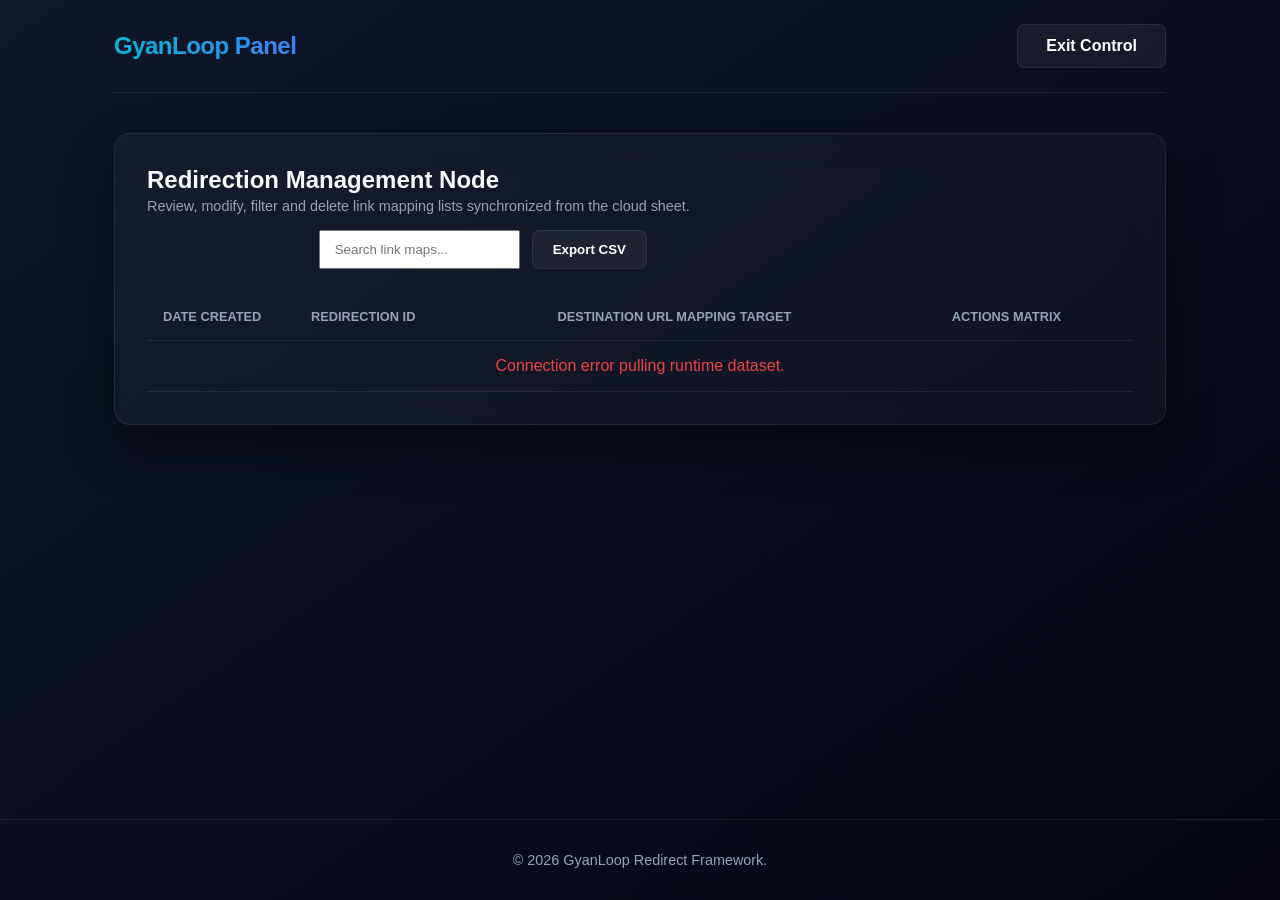
<file: admin.html>
<!DOCTYPE html>
<html lang="en">
<head>
  <meta charset="UTF-8">
  <meta name="viewport" content="width=device-width, initial-scale=1.0">
  <title>Admin System Control Panel | GyanLoop Redirect</title>
  <link rel="stylesheet" href="css/style.css">
</head>
<body>

  <header class="container">
    <nav class="header-nav">
      <a href="index.html" class="brand-logo">GyanLoop Panel</a>
      <a href="index.html" class="btn btn-secondary">Exit Control</a>
    </nav>
  </header>

  <main class="container">
    <div class="glass-box admin-view" style="margin-bottom: 60px;">
      <div class="panel-header">
        <div>
          <h2 style="font-weight: 800; margin-bottom: 4px;">Redirection Management Node</h2>
          <p style="color: var(--text-secondary); font-size: 0.9rem;">Review, modify, filter and delete link mapping lists synchronized from the cloud sheet.</p>
        </div>
        <div style="display: flex; gap: 12px; width: 100%; max-width: 500px; justify-content: flex-end;">
          <input type="text" id="search-box" class="form-group search-field" placeholder="Search link maps..." style="margin-bottom: 0; padding: 10px 14px;">
          <button id="btn-export" class="btn btn-secondary" style="padding: 10px 20px;">Export CSV</button>
        </div>
      </div>

      <div class="data-table-wrapper">
        <table>
          <thead>
            <tr>
              <th style="width: 15%;">Date Created</th>
              <th style="width: 25%;">Redirection ID</th>
              <th style="width: 40%;">Destination URL Mapping Target</th>
              <th style="width: 20%;">Actions Matrix</th>
            </tr>
          </thead>
          <tbody id="table-rows-target">
            </tbody>
        </table>
      </div>
    </div>
  </main>

  <div id="edit-modal-element" class="modal" style="display: none;">
    <div class="glass-box modal-content">
      <h3 style="margin-bottom: 16px; font-weight: 800;">Edit Destination Target</h3>
      <form id="edit-modal-form">
        <input type="hidden" id="modal-target-id">
        <div class="form-group">
          <label>Target Key ID Mapping Reference</label>
          <input type="text" id="modal-display-id" disabled style="opacity: 0.5; background: rgba(0,0,0,0.5);">
        </div>
        <div class="form-group">
          <label for="modal-update-url">New Destination URL</label>
          <input type="url" id="modal-update-url" required>
        </div>
        <div style="display: flex; justify-content: flex-end; gap: 12px; margin-top: 24px;">
          <button type="button" class="btn btn-secondary" onclick="hideEditModal()">Cancel</button>
          <button type="submit" class="btn btn-primary">Save Rule</button>
        </div>
      </form>
    </div>
  </div>

  <footer class="footer">
    <div class="container">
      &copy; 2026 GyanLoop Redirect Framework.
    </div>
  </footer>

  <script src="js/config.js"></script>
  <script src="js/admin.js"></script>
</body>
</html>
</file>
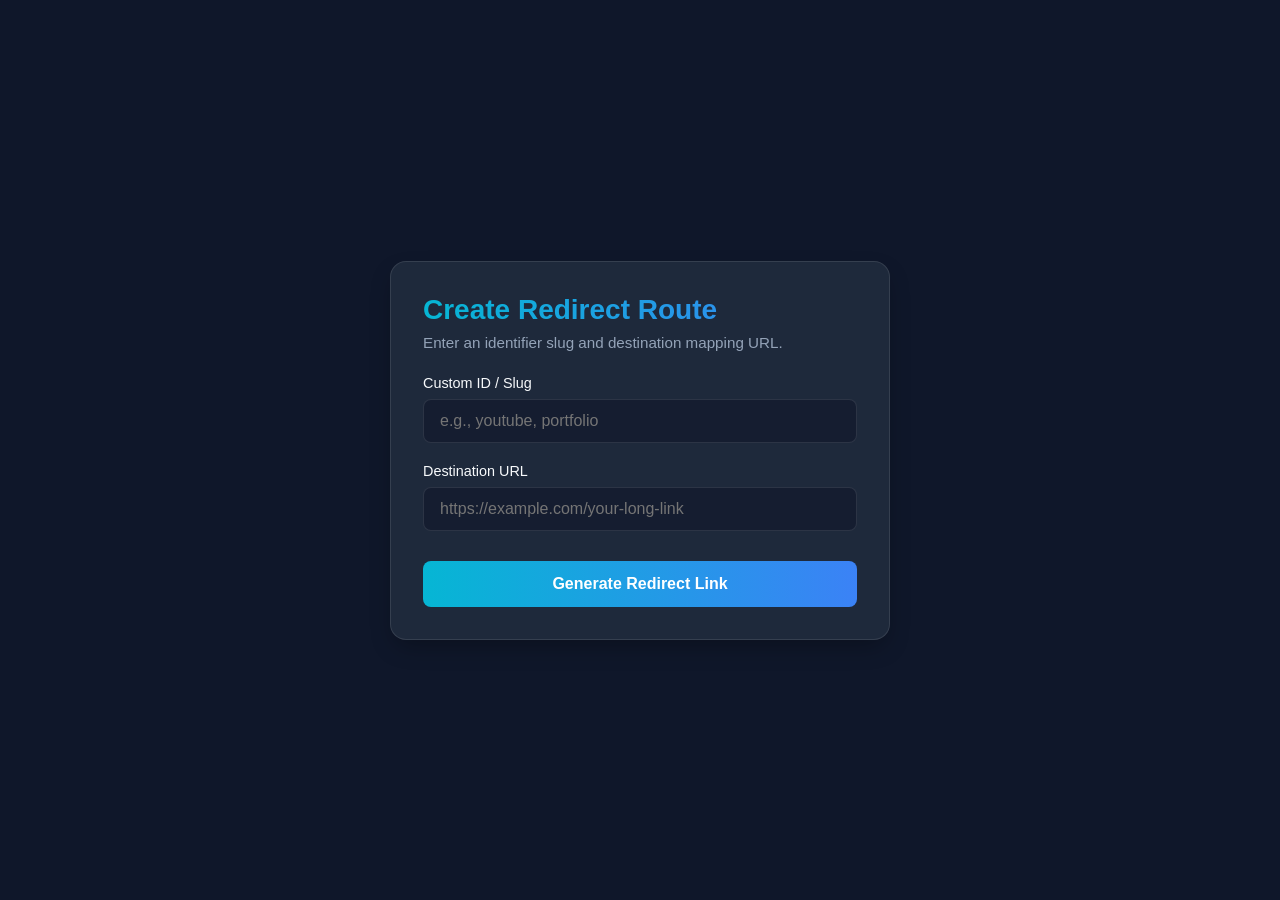
<file: create.html>
<!DOCTYPE html>
<html lang="en">
<head>
  <meta charset="UTF-8">
  <meta name="viewport" content="width=device-width, initial-scale=1.0">
  <title>GyanLoop Redirect | Create Link</title>
  <style>
    :root {
      --bg-dark: #0f172a;
      --panel-dark: #1e293b;
      --accent-cyan: #06b6d4;
      --accent-blue: #3b82f6;
      --text-main: #f8fafc;
      --text-muted: #94a3b8;
      --success: #10b981;
    }

    * {
      box-sizing: border-box;
      margin: 0;
      padding: 0;
      font-family: -apple-system, BlinkMacSystemFont, "Segoe UI", Roboto, sans-serif;
    }

    body {
      background-color: var(--bg-dark);
      color: var(--text-main);
      min-height: 100vh;
      display: flex;
      flex-direction: column;
      justify-content: center;
      align-items: center;
      padding: 20px;
    }

    .card {
      background: var(--panel-dark);
      border: 1px solid rgba(255, 255, 255, 0.1);
      border-radius: 16px;
      padding: 32px;
      width: 100%;
      max-width: 500px;
      box-shadow: 0 10px 25px -5px rgba(0, 0, 0, 0.3);
    }

    h2 {
      margin-bottom: 8px;
      font-size: 1.75rem;
      background: linear-gradient(to right, var(--accent-cyan), var(--accent-blue));
      -webkit-background-clip: text;
      -webkit-text-fill-color: transparent;
    }

    p.subtitle {
      color: var(--text-muted);
      font-size: 0.95rem;
      margin-bottom: 24px;
    }

    .form-group {
      margin-bottom: 20px;
    }

    label {
      display: block;
      margin-bottom: 8px;
      font-size: 0.9rem;
      font-weight: 500;
      color: var(--text-main);
    }

    input {
      width: 100%;
      padding: 12px 16px;
      background: rgba(15, 23, 42, 0.6);
      border: 1px solid rgba(255, 255, 255, 0.1);
      border-radius: 8px;
      color: #fff;
      font-size: 1rem;
      transition: all 0.2s ease;
    }

    input:focus {
      outline: none;
      border-color: var(--accent-cyan);
      box-shadow: 0 0 0 3px rgba(6, 182, 212, 0.2);
    }

    button {
      width: 100%;
      padding: 14px;
      background: linear-gradient(to right, var(--accent-cyan), var(--accent-blue));
      border: none;
      border-radius: 8px;
      color: #fff;
      font-size: 1rem;
      font-weight: 600;
      cursor: pointer;
      transition: opacity 0.2s ease;
      margin-top: 10px;
    }

    button:hover {
      opacity: 0.9;
    }

    button:disabled {
      background: var(--text-muted);
      cursor: not-allowed;
      opacity: 0.5;
    }

    #status-message {
      margin-top: 20px;
      padding: 12px;
      border-radius: 8px;
      font-size: 0.95rem;
      display: none;
      line-height: 1.4;
    }

    .status-success {
      background: rgba(16, 185, 129, 0.15);
      border: 1px solid var(--success);
      color: var(--success);
    }

    .status-loading {
      background: rgba(255, 255, 255, 0.05);
      border: 1px solid var(--text-muted);
      color: var(--text-main);
    }

    .result-link {
      display: block;
      margin-top: 8px;
      color: var(--accent-cyan);
      word-break: break-all;
      text-decoration: none;
      font-weight: bold;
    }
    
    .result-link:hover {
      text-decoration: underline;
    }
  </style>
</head>
<body>

  <div class="card">
    <h2>Create Redirect Route</h2>
    <p class="subtitle">Enter an identifier slug and destination mapping URL.</p>

    <form id="redirect-form">
      <div class="form-group">
        <label for="customId">Custom ID / Slug</label>
        <input type="text" id="customId" placeholder="e.g., youtube, portfolio" required pattern="^[a-zA-Z0-9-_]+$">
      </div>

      <div class="form-group">
        <label for="targetUrl">Destination URL</label>
        <input type="url" id="targetUrl" placeholder="https://example.com/your-long-link" required>
      </div>

      <button type="submit" id="submit-btn">Generate Redirect Link</button>
    </form>

    <div id="status-message"></div>
  </div>

  <script>
    const API_URL = "https://script.google.com/macros/s/AKfycbykz_WxoKk8rS2TM2VsJGhl8fBq6r4MRKw5WwPIEHgeestUFegNnPfnaLKJbS4ulAO3cg/exec";

    document.getElementById('redirect-form').addEventListener('submit', async function(e) {
      e.preventDefault();
      
      const customId = document.getElementById('customId').value.trim().toLowerCase();
      const targetUrl = document.getElementById('targetUrl').value.trim();
      const submitBtn = document.getElementById('submit-btn');
      const statusBox = document.getElementById('status-message');

      // UI state update
      submitBtn.disabled = true;
      statusBox.style.display = "block";
      statusBox.className = "status-loading";
      statusBox.innerText = "Processing request... Sending data to system streams.";

      try {
        // Built with no-cors support mechanism to safely bypass standard Google execution blocks
        await fetch(API_URL, {
          method: "POST",
          mode: "no-cors",
          headers: {
            "Content-Type": "application/x-www-form-urlencoded"
          },
          body: new URLSearchParams({
            "id": customId,
            "url": targetUrl
          })
        });

        // Generate the matching redirect URL based on your specific profile setup strategy
        const baseRoute = window.location.origin + window.location.pathname.replace("create.html", "go.html");
        const finishedUrl = `${baseRoute}#${customId}`;

        statusBox.className = "status-success";
        statusBox.innerHTML = `
          <div><strong>Success! Link sent to backend storage.</strong></div>
          <div>Your routing URL is live:</div>
          <a href="${finishedUrl}" target="_blank" class="result-link">${finishedUrl}</a>
        `;
        
        // Clear input form safely
        document.getElementById('redirect-form').reset();

      } catch (error) {
        console.error("Transmission Error:", error);
        statusBox.style.display = "block";
        statusBox.className = "status-loading";
        statusBox.style.borderColor = "#ef4444";
        statusBox.style.color = "#ef4444";
        statusBox.innerText = "Submission completed. Please ensure your Google Sheet permissions match 'Anyone' under target deployments if rows do not populate.";
      } finally {
        submitBtn.disabled = false;
      }
    });
  </script>
</body>
</html>
</file>
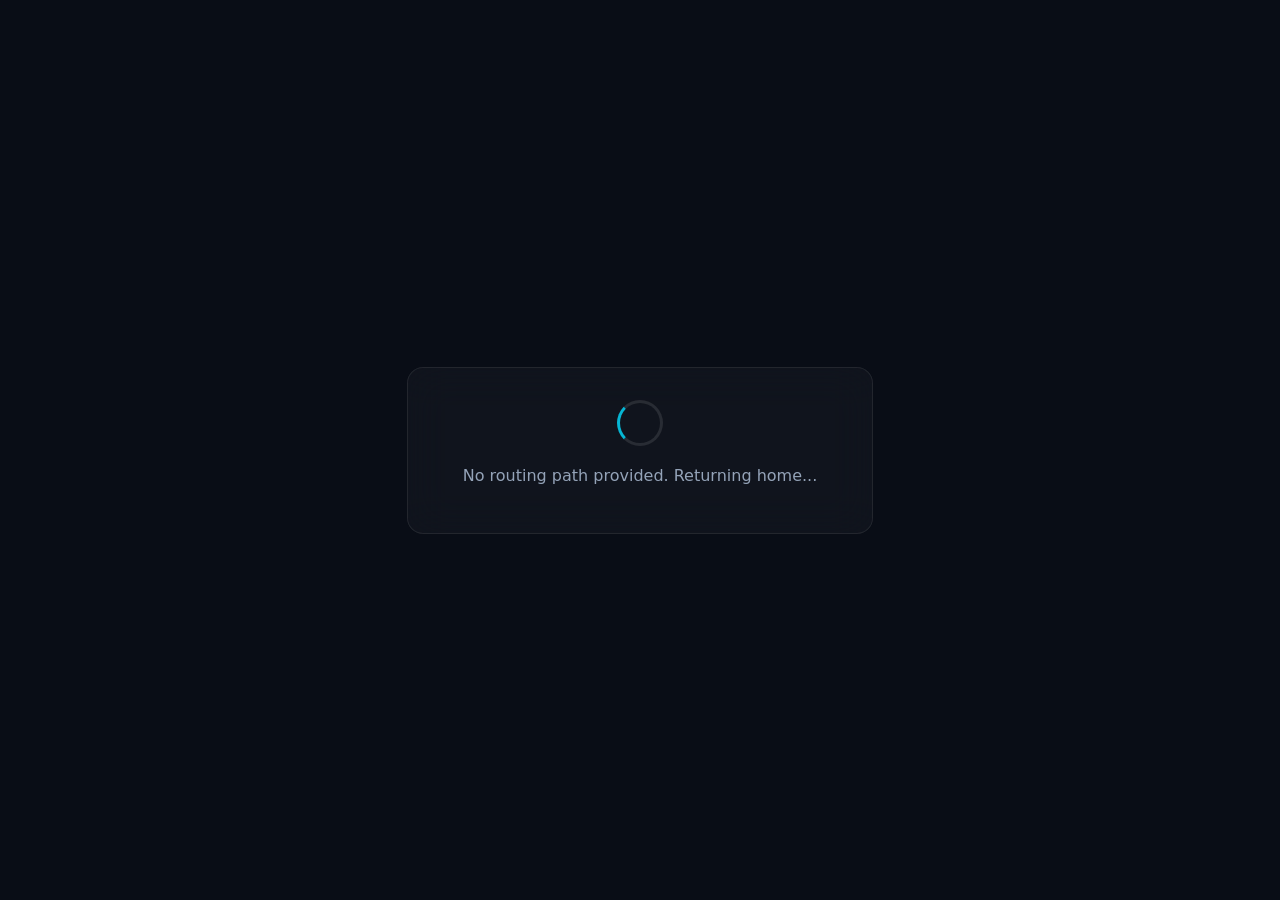
<file: go.html>
<!DOCTYPE html>
<html lang="en">
<head>
  <meta charset="UTF-8">
  <meta name="viewport" content="width=device-width, initial-scale=1.0">
  <title>GyanLoop | Processing Routing...</title>
  <style>
    body {
      background-color: #090d16;
      color: #f8fafc;
      font-family: system-ui, -apple-system, sans-serif;
      display: flex;
      justify-content: center;
      align-items: center;
      height: 100vh;
      margin: 0;
    }
    .panel {
      text-align: center;
      padding: 32px;
      border-radius: 16px;
      background: rgba(255, 255, 255, 0.03);
      border: 1px solid rgba(255, 255, 255, 0.08);
      backdrop-filter: blur(20px);
      max-width: 400px;
      width: 90%;
    }
    .spinner {
      border: 3px solid rgba(255, 255, 255, 0.1);
      width: 40px;
      height: 40px;
      border-radius: 50%;
      border-left-color: #06b6d4;
      animation: spin 0.8s linear infinite;
      margin: 0 auto 20px;
    }
    @keyframes spin { 0% { transform: rotate(0deg); } 100% { transform: rotate(360deg); } }
    p { color: #94a3b8; font-size: 1rem; }
  </style>
</head>
<body>

  <div class="panel">
    <div class="spinner"></div>
    <p id="routing-status">Resolving short link destination...</p>
  </div>

  <script>
    // Paste your exact deployed Web App URL below
    const API_URL = "https://script.google.com/macros/s/AKfycbykz_WxoKk8rS2TM2VsJGhl8fBq6r4MRKw5WwPIEHgeestUFegNnPfnaLKJbS4ulAO3cg/exec";

    async function processRedirectPipeline() {
      const statusText = document.getElementById("routing-status");
      
      // Captures the hash value (e.g., "#youtube")
      let currentHash = window.location.hash.trim().toLowerCase();
      
      if (!currentHash) {
        statusText.innerText = "No routing path provided. Returning home...";
        setTimeout(() => { window.location.href = "index.html"; }, 2000);
        return;
      }

      try {
        // Fetch database records from Apps Script GET endpoint
        const response = await fetch(API_URL);
        const data = await response.json();

        if (data.success && data.links) {
          // Look for an exact match in the sheet entries
          const match = data.links.find(item => item.id === currentHash);

          if (match && match.url) {
            statusText.innerText = "Route verified! Redirecting...";
            window.location.href = match.url;
          } else {
            // ID was not found in the spreadsheet
            window.location.href = "404.html";
          }
        } else {
          window.location.href = "404.html";
        }
      } catch (error) {
        console.error("Redirect Error:", error);
        window.location.href = "404.html";
      }
    }

    window.addEventListener("DOMContentLoaded", processRedirectPipeline);
  </script>
</body>
</html>
</file>
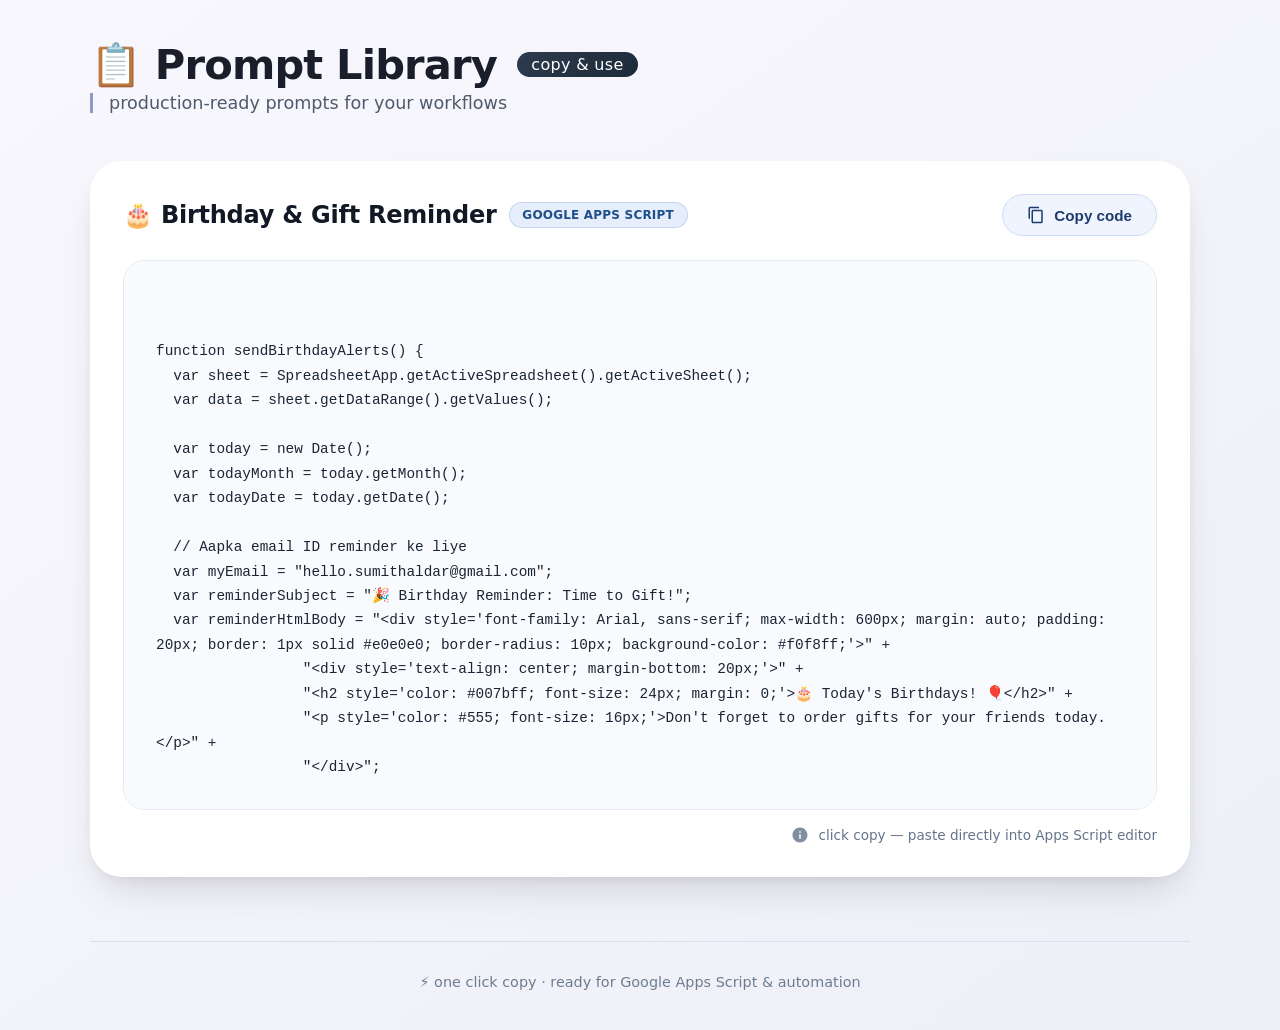
<file: prompt.html>
<!DOCTYPE html>
<html lang="en">
<head>
    <meta charset="UTF-8">
    <meta name="viewport" content="width=device-width, initial-scale=1.0">
    <title>Prompt Library · copy & use</title>
    <style>
        * {
            margin: 0;
            padding: 0;
            box-sizing: border-box;
        }

        body {
            background: linear-gradient(145deg, #f9f7fe 0%, #eef0f7 100%);
            font-family: 'Inter', system-ui, -apple-system, BlinkMacSystemFont, 'Segoe UI', Roboto, sans-serif;
            min-height: 100vh;
            padding: 2.5rem 1.5rem;
            display: flex;
            flex-direction: column;
            align-items: center;
        }

        .main-container {
            max-width: 1100px;
            width: 100%;
        }

        .header {
            display: flex;
            flex-wrap: wrap;
            justify-content: space-between;
            align-items: flex-end;
            margin-bottom: 3rem;
            gap: 1rem;
        }

        .header h1 {
            font-size: 2.6rem;
            font-weight: 600;
            letter-spacing: -0.02em;
            color: #1a1e2b;
            display: flex;
            align-items: center;
            gap: 0.5rem;
        }

        .header h1 span {
            background: #1e2b3c;
            color: white;
            font-size: 1rem;
            font-weight: 500;
            padding: 0.2rem 0.9rem;
            border-radius: 30px;
            letter-spacing: 0.3px;
            margin-left: 0.75rem;
            vertical-align: middle;
            background: linear-gradient(135deg, #2d3b4e, #1d2a38);
        }

        .subhead {
            color: #4f5a6b;
            font-weight: 400;
            font-size: 1.1rem;
            border-left: 3px solid #8b9dc3;
            padding-left: 1rem;
            margin-top: 0.25rem;
        }

        .prompt-grid {
            display: flex;
            flex-direction: column;
            gap: 2rem;
        }

        .prompt-card {
            background: rgba(255, 255, 255, 0.8);
            backdrop-filter: blur(10px);
            -webkit-backdrop-filter: blur(10px);
            background: #ffffff;
            border-radius: 32px;
            box-shadow: 0 20px 40px -12px rgba(0, 0, 0, 0.15), 0 6px 18px -8px rgba(0, 20, 30, 0.1);
            border: 1px solid rgba(255, 255, 255, 0.7);
            padding: 2rem 2rem 2rem 2rem;
            transition: all 0.2s ease;
        }

        .prompt-card:hover {
            box-shadow: 0 28px 48px -16px rgba(0, 0, 0, 0.2);
            border-color: #d0ddeb;
        }

        .card-header {
            display: flex;
            align-items: center;
            justify-content: space-between;
            margin-bottom: 1.5rem;
            flex-wrap: wrap;
            gap: 1rem;
        }

        .prompt-title {
            display: flex;
            align-items: center;
            gap: 0.75rem;
        }

        .prompt-title h2 {
            font-size: 1.5rem;
            font-weight: 550;
            color: #121926;
            letter-spacing: -0.01em;
        }

        .badge {
            background: #e7eefb;
            color: #1f4f8a;
            font-size: 0.75rem;
            font-weight: 600;
            padding: 0.3rem 0.8rem;
            border-radius: 30px;
            letter-spacing: 0.2px;
            text-transform: uppercase;
            border: 1px solid rgba(52, 104, 186, 0.2);
        }

        .copy-btn {
            background: #f0f4fe;
            border: none;
            padding: 0.7rem 1.5rem;
            border-radius: 60px;
            font-weight: 550;
            font-size: 0.95rem;
            display: flex;
            align-items: center;
            gap: 0.6rem;
            color: #1d3b6b;
            cursor: pointer;
            transition: all 0.15s ease;
            border: 1px solid #cddefa;
            box-shadow: 0 2px 6px rgba(0, 0, 0, 0.02);
        }

        .copy-btn:hover {
            background: #e2ebfd;
            border-color: #a6bde0;
            transform: translateY(-1px);
            color: #0e2b4f;
        }

        .copy-btn:active {
            transform: translateY(1px);
            background: #d4e0f5;
        }

        .copy-btn.copied {
            background: #1f8b4c;
            border-color: #1f8b4c;
            color: white;
        }

        .copy-btn svg {
            width: 18px;
            height: 18px;
            fill: currentColor;
        }

        .prompt-content {
            position: relative;
            background: #f8fafd;
            border-radius: 22px;
            padding: 1.8rem 1.8rem 1.8rem 2rem;
            border: 1px solid #e3eaf2;
            font-family: 'SF Mono', 'Fira Code', 'Cascadia Code', 'JetBrains Mono', monospace;
            font-size: 0.9rem;
            line-height: 1.7;
            color: #1b2533;
            white-space: pre-wrap;
            word-break: break-word;
            overflow-x: auto;
            max-height: 550px;
            overflow-y: auto;
        }

        .prompt-content code {
            font-family: inherit;
            background: transparent;
            display: block;
            white-space: pre-wrap;
        }

        /* subtle scroll */
        .prompt-content::-webkit-scrollbar {
            width: 8px;
            height: 8px;
        }

        .prompt-content::-webkit-scrollbar-track {
            background: #eef2f8;
            border-radius: 20px;
        }

        .prompt-content::-webkit-scrollbar-thumb {
            background: #bfd1e6;
            border-radius: 20px;
        }

        .prompt-content::-webkit-scrollbar-thumb:hover {
            background: #9bb1cf;
        }

        .meta-note {
            display: flex;
            justify-content: flex-end;
            margin-top: 1rem;
            font-size: 0.85rem;
            color: #63758b;
            align-items: center;
            gap: 0.6rem;
        }

        .meta-note svg {
            width: 18px;
            height: 18px;
            fill: #7f8fa0;
        }

        .footer {
            margin-top: 4rem;
            text-align: center;
            color: #6d7c91;
            font-size: 0.9rem;
            border-top: 1px solid #d7e0eb;
            padding-top: 2rem;
            width: 100%;
        }

        /* toast / feedback */
        .toast-message {
            position: fixed;
            bottom: 30px;
            left: 50%;
            transform: translateX(-50%) translateY(20px);
            background: #1f2a3e;
            color: white;
            padding: 12px 28px;
            border-radius: 40px;
            font-size: 0.95rem;
            font-weight: 500;
            box-shadow: 0 20px 40px -10px rgba(0, 0, 0, 0.3);
            opacity: 0;
            transition: opacity 0.25s, transform 0.25s;
            pointer-events: none;
            z-index: 999;
            letter-spacing: 0.2px;
            backdrop-filter: blur(8px);
            background: rgba(20, 30, 45, 0.9);
            border: 1px solid rgba(255, 255, 255, 0.15);
        }

        .toast-message.show {
            opacity: 1;
            transform: translateX(-50%) translateY(0);
        }

        @media (max-width: 600px) {
            body { padding: 1.5rem 1rem; }
            .prompt-card { padding: 1.5rem; }
            .header h1 { font-size: 2rem; }
            .prompt-content { font-size: 0.8rem; padding: 1rem; }
            .copy-btn { padding: 0.6rem 1.2rem; }
        }
    </style>
</head>
<body>
    <div class="main-container">
        <div class="header">
            <div>
                <h1>
                    📋 Prompt Library
                    <span>copy &amp; use</span>
                </h1>
                <div class="subhead">production-ready prompts for your workflows</div>
            </div>
        </div>

        <div class="prompt-grid">
            <!-- SINGLE PROMPT CARD with the full Apps Script code -->
            <div class="prompt-card" id="promptCard">
                <div class="card-header">
                    <div class="prompt-title">
                        <h2>🎂 Birthday &amp; Gift Reminder</h2>
                        <div class="badge">Google Apps Script</div>
                    </div>
                    <button class="copy-btn" id="copyButton" aria-label="Copy prompt">
                        <svg viewBox="0 0 24 24" width="18" height="18">
                            <path d="M16 1H4c-1.1 0-2 .9-2 2v14h2V3h12V1zm3 4H8c-1.1 0-2 .9-2 2v14c0 1.1.9 2 2 2h11c1.1 0 2-.9 2-2V7c0-1.1-.9-2-2-2zm0 16H8V7h11v14z"/>
                        </svg>
                        <span id="copyBtnText">Copy code</span>
                    </button>
                </div>

                <div class="prompt-content" id="promptContent">
                    <code>function sendBirthdayAlerts() {
  var sheet = SpreadsheetApp.getActiveSpreadsheet().getActiveSheet();
  var data = sheet.getDataRange().getValues();
  
  var today = new Date();
  var todayMonth = today.getMonth();
  var todayDate = today.getDate();
  
  // Aapka email ID reminder ke liye
  var myEmail = "hello.sumithaldar@gmail.com"; 
  var reminderSubject = "🎉 Birthday Reminder: Time to Gift!";
  var reminderHtmlBody = "&lt;div style='font-family: Arial, sans-serif; max-width: 600px; margin: auto; padding: 20px; border: 1px solid #e0e0e0; border-radius: 10px; background-color: #f0f8ff;'&gt;" +
                 "&lt;div style='text-align: center; margin-bottom: 20px;'&gt;" +
                 "&lt;h2 style='color: #007bff; font-size: 24px; margin: 0;'&gt;🎂 Today's Birthdays! 🎈&lt;/h2&gt;" +
                 "&lt;p style='color: #555; font-size: 16px;'&gt;Don't forget to order gifts for your friends today.&lt;/p&gt;" +
                 "&lt;/div&gt;";
                 
  var birthdayFound = false;
  
  for (var i = 1; i &lt; data.length; i++) {
    var name = data[i][0];
    var bday = new Date(data[i][1]); 
    var location = data[i][2];
    var customLink = data[i][3]; // Link column
    var friendEmail = data[i][4]; // Email column
    
    if (bday.getMonth() === todayMonth &amp;&amp; bday.getDate() === todayDate) {
      birthdayFound = true;
      
      // ---------------------------------------------------------
      // 1. DOST KO BIRTHDAY WISH BHEJNA (Agar Email present hai)
      // ---------------------------------------------------------
      if (friendEmail &amp;&amp; friendEmail.trim() !== "") {
        var wishSubject = "🎉 Happy Birthday, " + name + "! 🎂";
        var wishHtmlBody = "&lt;div style='font-family: Arial, sans-serif; max-width: 600px; margin: auto; padding: 30px; text-align: center; border-radius: 15px; background: linear-gradient(135deg, #f6d365 0%, #fda085 100%); color: #fff;'&gt;" +
                           "&lt;h1 style='font-size: 36px; margin: 0;'&gt;Happy Birthday!&lt;/h1&gt;" +
                           "&lt;h2 style='font-size: 28px; margin: 10px 0 20px 0;'&gt;" + name + "&lt;/h2&gt;" +
                           "&lt;p style='font-size: 18px; line-height: 1.5;'&gt;Wishing you a fantastic day filled with joy, laughter, and lots of cake! Have a wonderful year ahead.&lt;/p&gt;" +
                           "&lt;div style='font-size: 50px; margin-top: 20px;'&gt;🎉 🎂 🎁&lt;/div&gt;" +
                           "&lt;/div&gt;";
                           
        MailApp.sendEmail({
          to: friendEmail,
          subject: wishSubject,
          htmlBody: wishHtmlBody
        });
      }
      
      // ---------------------------------------------------------
      // 2. AAPKE LIYE REMINDER EMAIL TAIYAR KARNA
      // ---------------------------------------------------------
      // Smart Button Logic: Agar custom link hai toh wo use karo, nahi toh Amazon search
      var orderButtonText = "🎂 Search Cake on Amazon";
      var orderLink = "https://www.amazon.in/s?k=birthday+cake+delivery";
      var buttonColor = "#ff9900"; // Amazon Orange
      
      if (customLink &amp;&amp; customLink.trim() !== "") {
         orderButtonText = "🛒 Order Now";
         orderLink = customLink;
         buttonColor = "#28a745"; // Green color for custom links
      }

      reminderHtmlBody += "&lt;div style='background-color: #ffffff; padding: 20px; border-radius: 8px; box-shadow: 0 4px 6px rgba(0,0,0,0.1); margin-bottom: 20px; text-align: center; border-left: 6px solid " + buttonColor + ";'&gt;" +
                  "&lt;h3 style='margin: 0 0 10px 0; color: #333;'&gt;Friend: &lt;span style='color: " + buttonColor + ";'&gt;" + name + "&lt;/span&gt;&lt;/h3&gt;" +
                  "&lt;p style='margin: 0 0 15px 0; color: #777;'&gt;📍 Deliver to: &lt;strong&gt;" + location + "&lt;/strong&gt;&lt;/p&gt;" +
                  
                  // Dynamic Order Button
                  "&lt;a href='" + orderLink + "' style='display: inline-block; background-color: " + buttonColor + "; color: #ffffff; text-decoration: none; padding: 14px 30px; font-size: 18px; font-weight: bold; border-radius: 30px; margin-bottom: 20px; box-shadow: 0 4px 6px rgba(0,0,0,0.2);'&gt;" + orderButtonText + "&lt;/a&gt;" +
                  
                  "&lt;/div&gt;";
    }
  }
  
  reminderHtmlBody += "&lt;div style='text-align: center; color: #999; font-size: 12px; margin-top: 20px;'&gt;" +
              "&lt;p&gt;Automated by your Google Apps Script.&lt;/p&gt;" +
              "&lt;/div&gt;&lt;/div&gt;";
  
  // Agar kisi ka birthday hai, toh aapko final reminder bhej do
  if (birthdayFound) {
    MailApp.sendEmail({
      to: myEmail,
      subject: reminderSubject,
      htmlBody: reminderHtmlBody
    });
  }
}</code>
                </div>

                <div class="meta-note">
                    <svg viewBox="0 0 24 24" width="18" height="18">
                        <path d="M12 2C6.48 2 2 6.48 2 12s4.48 10 10 10 10-4.48 10-10S17.52 2 12 2zm1 15h-2v-6h2v6zm0-8h-2V7h2v2z"/>
                    </svg>
                    <span>click copy — paste directly into Apps Script editor</span>
                </div>
            </div>
        </div>

        <div class="footer">
            ⚡ one click copy · ready for Google Apps Script &amp; automation
        </div>
    </div>

    <!-- toast feedback -->
    <div class="toast-message" id="toast">✅ Code copied to clipboard!</div>

    <script>
        (function() {
            const copyButton = document.getElementById('copyButton');
            const copyBtnText = document.getElementById('copyBtnText');
            const promptContent = document.getElementById('promptContent');
            const toast = document.getElementById('toast');

            // get the raw code text from the code block
            function getPromptText() {
                const codeElement = promptContent.querySelector('code');
                return codeElement ? codeElement.textContent : '';
            }

            // show temporary toast
            function showToast(message = '✅ Code copied to clipboard!') {
                toast.textContent = message;
                toast.classList.add('show');
                setTimeout(() => {
                    toast.classList.remove('show');
                }, 2200);
            }

            // copy to clipboard (modern + fallback)
            async function copyToClipboard(text) {
                if (navigator.clipboard && navigator.clipboard.writeText) {
                    try {
                        await navigator.clipboard.writeText(text);
                        return true;
                    } catch (err) {
                        console.warn('Clipboard API failed, using fallback', err);
                        return fallbackCopy(text);
                    }
                } else {
                    return fallbackCopy(text);
                }
            }

            // fallback for older browsers / non-secure contexts
            function fallbackCopy(text) {
                return new Promise((resolve) => {
                    const textArea = document.createElement('textarea');
                    textArea.value = text;
                    textArea.style.position = 'fixed';
                    textArea.style.opacity = '0';
                    textArea.style.left = '-9999px';
                    textArea.style.top = '0';
                    document.body.appendChild(textArea);
                    textArea.focus();
                    textArea.select();
                    try {
                        const successful = document.execCommand('copy');
                        document.body.removeChild(textArea);
                        resolve(successful);
                    } catch (err) {
                        document.body.removeChild(textArea);
                        resolve(false);
                    }
                });
            }

            // main copy handler
            async function handleCopy() {
                const promptText = getPromptText();
                if (!promptText || promptText.trim() === '') {
                    showToast('⚠️ No code text found');
                    return;
                }

                const success = await copyToClipboard(promptText);

                if (success) {
                    copyButton.classList.add('copied');
                    copyBtnText.textContent = 'Copied!';
                    showToast('✅ Code copied to clipboard!');

                    setTimeout(() => {
                        copyButton.classList.remove('copied');
                        copyBtnText.textContent = 'Copy code';
                    }, 2000);
                } else {
                    showToast('❌ Copy failed — please copy manually');
                }
            }

            copyButton.addEventListener('click', handleCopy);
            toast.style.pointerEvents = 'none';
        })();
    </script>
</body>
</html>
</file>
<file: css/style.css>
:root {
  --bg-dark: #090d16;
  --bg-gradient: linear-gradient(145deg, #0f172a 0%, #050515 100%);
  --glass-card: rgba(255, 255, 255, 0.03);
  --glass-border: rgba(255, 255, 255, 0.08);
  --glass-input: rgba(0, 0, 0, 0.4);
  --text-primary: #f8fafc;
  --text-secondary: #94a3b8;
  --accent-cyan: #06b6d4;
  --accent-blue: #3b82f6;
  --accent-gradient: linear-gradient(135deg, #06b6d4 0%, #3b82f6 100%);
  --success: #10b981;
  --error: #ef4444;
}

* {
  margin: 0;
  padding: 0;
  box-sizing: border-box;
  font-family: 'Segoe UI', Roboto, Helvetica, Arial, sans-serif;
}

body {
  background: var(--bg-dark);
  background: var(--bg-gradient);
  color: var(--text-primary);
  min-height: 100vh;
  display: flex;
  flex-direction: column;
  overflow-x: hidden;
}

.container {
  width: 100%;
  max-width: 1100px;
  margin: 0 auto;
  padding: 0 24px;
}

/* Glassmorphism Panel Setup */
.glass-box {
  background: var(--glass-card);
  backdrop-filter: blur(20px);
  -webkit-backdrop-filter: blur(20px);
  border: 1px solid var(--glass-border);
  border-radius: 16px;
  box-shadow: 0 20px 50px rgba(0, 0, 0, 0.4);
}

/* Navbar */
.header-nav {
  display: flex;
  justify-content: space-between;
  align-items: center;
  padding: 24px 0;
  border-bottom: 1px solid var(--glass-border);
}

.brand-logo {
  font-size: 1.5rem;
  font-weight: 800;
  letter-spacing: -0.5px;
  background: linear-gradient(to right, #06b6d4, #3b82f6);
  -webkit-background-clip: text;
  -webkit-text-fill-color: transparent;
  text-decoration: none;
}

/* Interactive Components */
.btn {
  display: inline-flex;
  align-items: center;
  justify-content: center;
  padding: 12px 28px;
  border-radius: 8px;
  font-weight: 600;
  text-decoration: none;
  cursor: pointer;
  transition: all 0.3s cubic-bezier(0.4, 0, 0.2, 1);
  border: none;
  color: #fff;
}

.btn-primary {
  background: var(--accent-gradient);
  box-shadow: 0 4px 15px rgba(6, 182, 212, 0.3);
}

.btn-primary:hover {
  transform: translateY(-2px);
  box-shadow: 0 6px 20px rgba(6, 182, 212, 0.5);
}

.btn-secondary {
  background: rgba(255, 255, 255, 0.05);
  border: 1px solid var(--glass-border);
}

.btn-secondary:hover {
  background: rgba(255, 255, 255, 0.1);
  transform: translateY(-1px);
}

/* Landing Page Hero Grid Layout */
.hero-block {
  text-align: center;
  padding: 100px 0 60px;
}

.hero-block h1 {
  font-size: 3.5rem;
  font-weight: 800;
  line-height: 1.15;
  margin-bottom: 20px;
}

.hero-block p {
  color: var(--text-secondary);
  font-size: 1.25rem;
  max-width: 650px;
  margin: 0 auto 36px;
}

.example-rack {
  display: flex;
  flex-wrap: wrap;
  justify-content: center;
  gap: 12px;
  margin-top: 32px;
}

.example-tag {
  background: rgba(255, 255, 255, 0.03);
  border: 1px solid var(--glass-border);
  padding: 8px 16px;
  border-radius: 20px;
  font-family: monospace;
  font-size: 0.95rem;
  color: var(--accent-cyan);
}

/* Form Infrastructure */
.entry-form {
  max-width: 500px;
  margin: 60px auto;
  padding: 40px;
}

.form-group {
  margin-bottom: 24px;
}

.form-group label {
  display: block;
  margin-bottom: 8px;
  font-size: 0.875rem;
  color: var(--text-secondary);
  text-transform: uppercase;
  letter-spacing: 0.5px;
}

.form-group input {
  width: 100%;
  padding: 14px 18px;
  background: var(--glass-input);
  border: 1px solid var(--glass-border);
  border-radius: 8px;
  color: white;
  font-size: 1rem;
  outline: none;
  transition: all 0.2s ease;
}

.form-group input:focus {
  border-color: var(--accent-cyan);
  box-shadow: 0 0 10px rgba(6, 182, 212, 0.2);
}

.feedback-node {
  font-size: 0.85rem;
  margin-top: 6px;
  display: block;
  font-weight: 500;
}

.txt-success { color: var(--success); }
.txt-error { color: var(--error); }

/* Administrative Control Layout Structure */
.admin-view {
  margin-top: 40px;
  padding: 32px;
  width: 100%;
}

.panel-header {
  display: flex;
  justify-content: space-between;
  align-items: center;
  flex-wrap: wrap;
  gap: 16px;
  margin-bottom: 24px;
}

.search-field {
  max-width: 300px;
}

.data-table-wrapper {
  overflow-x: auto;
}

table {
  width: 100%;
  border-collapse: collapse;
  text-align: left;
}

th, td {
  padding: 16px;
  border-bottom: 1px solid var(--glass-border);
}

th {
  color: var(--text-secondary);
  font-weight: 600;
  text-transform: uppercase;
  font-size: 0.8rem;
}

.action-row-btn {
  padding: 6px 12px;
  font-size: 0.85rem;
  border-radius: 4px;
  cursor: pointer;
  border: none;
  margin-right: 6px;
}

/* Modal Styling */
.modal {
  position: fixed;
  top: 0;
  left: 0;
  width: 100%;
  height: 100%;
  background: rgba(0,0,0,0.7);
  backdrop-filter: blur(5px);
  display: flex;
  align-items: center;
  justify-content: center;
  z-index: 100;
}

.modal-content {
  width: 100%;
  max-width: 450px;
  padding: 32px;
}

/* Status Alert System */
.alert-toast {
  position: fixed;
  bottom: 24px;
  right: 24px;
  padding: 16px 28px;
  border-radius: 8px;
  z-index: 1000;
  font-weight: 600;
  box-shadow: 0 10px 30px rgba(0,0,0,0.5);
  animation: slideUp 0.3s cubic-bezier(0.175, 0.885, 0.32, 1.275);
}

@keyframes slideUp {
  from { transform: translateY(50px); opacity: 0; }
  to { transform: translateY(0); opacity: 1; }
}

/* Screens Matrix (404 Error Specific Layout) */
.error-layout {
  text-align: center;
  max-width: 500px;
  margin: auto;
  padding: 48px 32px;
}

.error-title {
  font-size: 6rem;
  font-weight: 900;
  background: linear-gradient(to right, #ef4444, #f59e0b);
  -webkit-background-clip: text;
  -webkit-text-fill-color: transparent;
  line-height: 1;
}

.footer {
  margin-top: auto;
  padding: 32px 0;
  text-align: center;
  color: var(--text-secondary);
  font-size: 0.9rem;
  border-top: 1px solid var(--glass-border);
}
</file>
